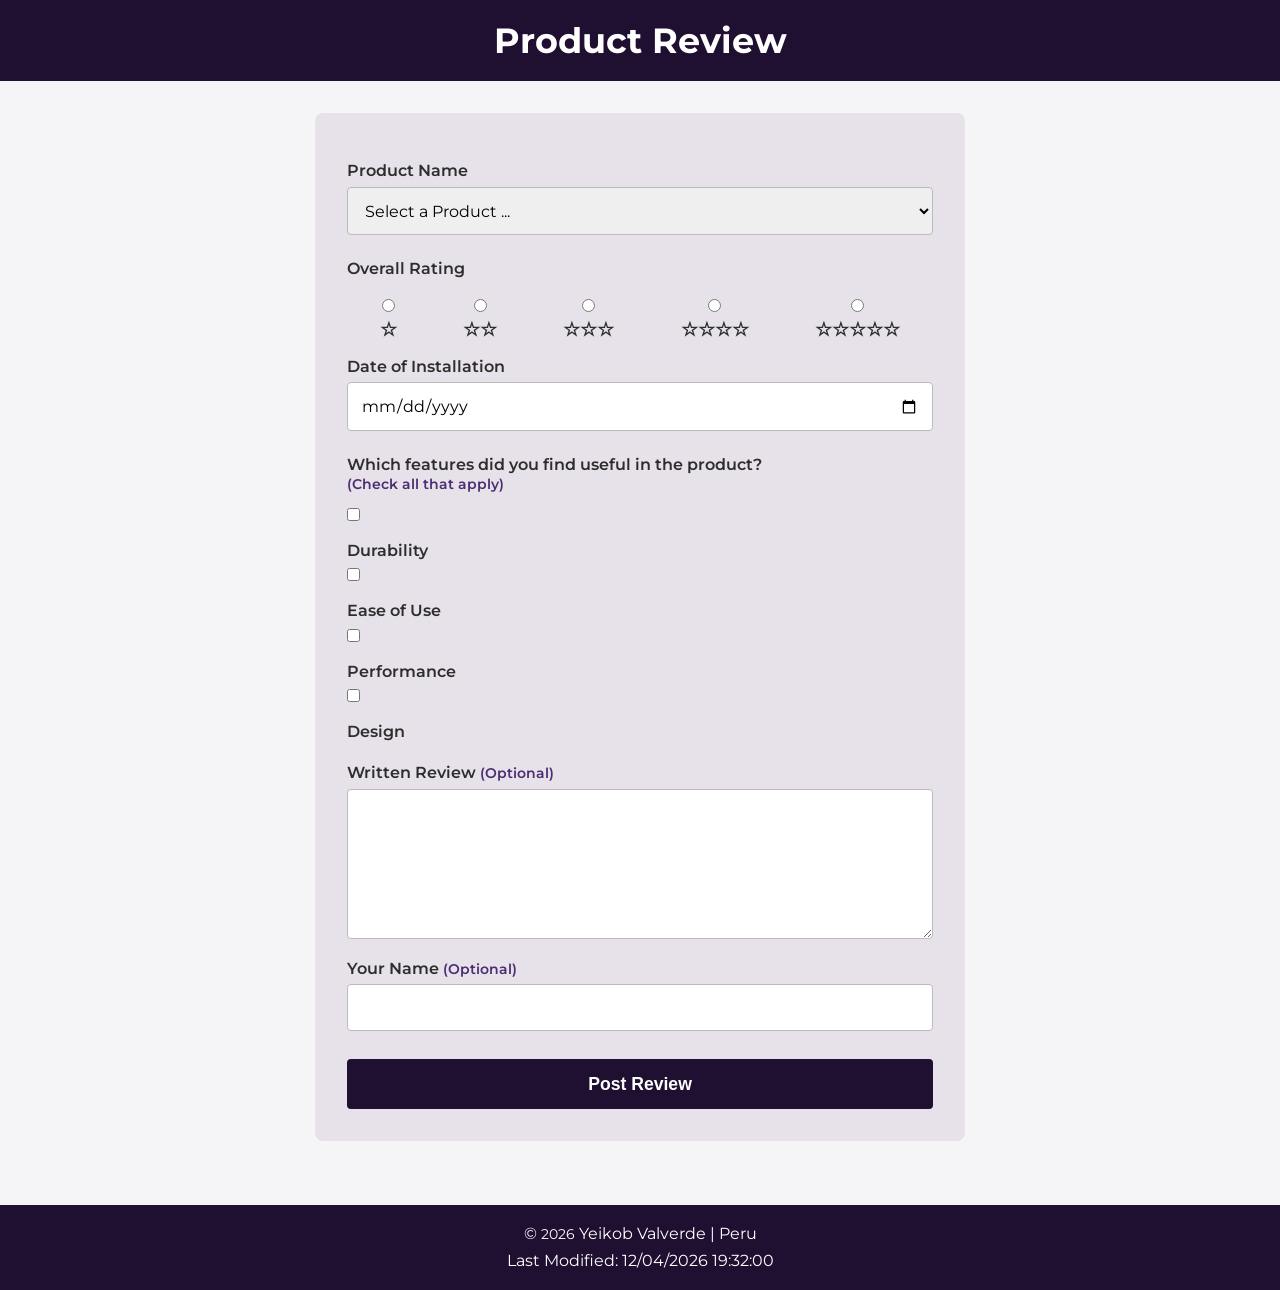
<file: form.html>
<!DOCTYPE html>
<html lang="en">
<head>
    <meta charset="UTF-8">
    <meta name="viewport" content="width=device-width, initial-scale=1.0">
    <meta name="description" content="WDD 131 - Product review Form | Yeikob Valverde 2026">
    <meta name="author" content="Yeikob Valverde">
    <title>Product Review | WDD 131</title>
    <link rel="preconnect" href="https://fonts.googleapis.com">
    <link rel="preconnect" href="https://fonts.gstatic.com" crossorigin>
    <link href="https://fonts.googleapis.com/css2?family=Montserrat:wght@400;500;600;700&display=swap" rel="stylesheet">
    <link rel="stylesheet" href="styles/form.css">
    <script src="scripts/form.js" defer></script>
</head>

<body>

    <header>
        <h1>Product Review</h1>
    </header>

    <main>
        <form method="get" action="review.html">

            <label for="product">Product Name</label>
            <select id="product" name="product" required>
                <option value="" disabled selected>Select a Product ...</option>
            </select>


            <fieldset>
                <legend>Overall Rating</legend>

                <div class="rating">

                    <div class="star">
                        <input type="radio" id="rating1" name="rating" value="1" required>
                        <label for="rating1">☆</label>
                    </div>

                    <div class="star">
                        <input type="radio" id="rating2" name="rating" value="2" required>
                        <label for="rating2">☆☆</label>
                    </div>

                    <div class="star">
                        <input type="radio" id="rating3" name="rating" value="3" required>
                        <label for="rating3">☆☆☆</label>
                    </div>

                    <div class="star">
                        <input type="radio" id="rating4" name="rating" value="4" required>
                        <label for="rating4">☆☆☆☆</label>
                    </div>

                    <div class="star">
                        <input type="radio" id="rating5" name="rating" value="5" required>
                        <label for="rating5">☆☆☆☆☆</label>
                    </div>

                </div>
            </fieldset>


            <label for="date">Date of Installation</label>
            <input type="date" id="date" name="date" required>


            <fieldset>
                <legend>
                    Which features did you find useful in the product?
                    <br>
                    <span>(Check all that apply)</span>
                </legend>

                <input type="checkbox" id="durability" name="features" value="durability">
                <label for="durability">Durability</label>

                <input type="checkbox" id="ease" name="features" value="ease of use">
                <label for="ease">Ease of Use</label>

                <input type="checkbox" id="performance" name="features" value="performance">
                <label for="performance">Performance</label>

                <input type="checkbox" id="design" name="features" value="design">
                <label for="design">Design</label>

            </fieldset>


            <label for="review">
                Written Review
                <span>(Optional)</span>
            </label>

            <textarea id="review" name="review"></textarea>


            <label for="name">
                Your Name
                <span>(Optional)</span>
            </label>

            <input type="text" id="name" name="name">


            <input type="submit" value="Post Review">

        </form>
    </main>


    <footer>
        <p>&copy; <span id="currentYear"></span> Yeikob Valverde | Peru</p>
        <p id="lastModified"></p>
    </footer>

</body>
</html>
</file>
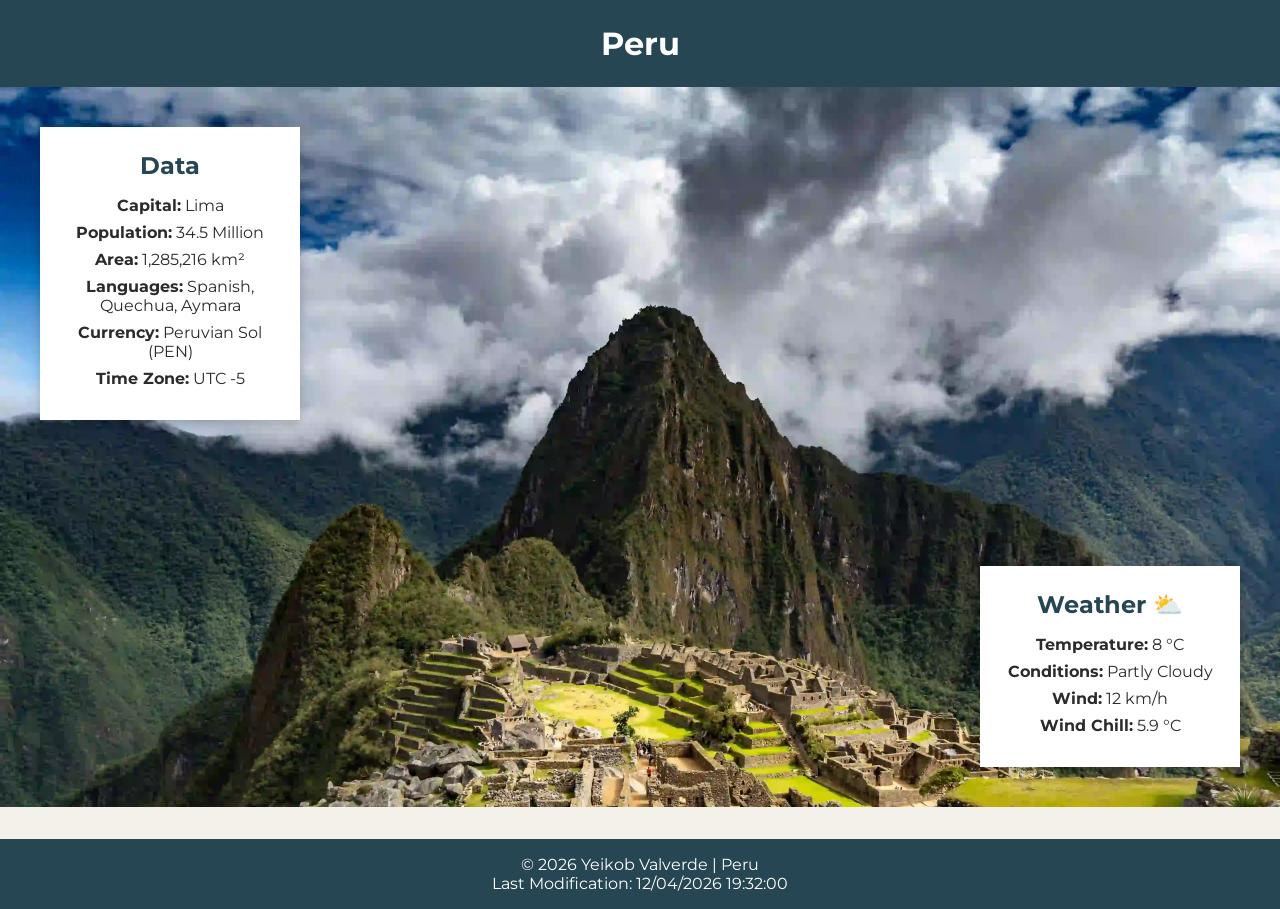
<file: place.html>
<!DOCTYPE html>
<html lang="en">
<head>
    <meta charset="UTF-8">
    <meta name="viewport" content="width=device-width, initial-scale=1.0">
    <meta name="description" content="Information about Peru, including weather and general data.">
    <meta name="author" content="Yeikob Valverde">
    <title>Peru | WDD 131</title>
    <link rel="preconnect" href="https://fonts.googleapis.com">
    <link rel="preconnect" href="https://fonts.gstatic.com" crossorigin>
    <link href="https://fonts.googleapis.com/css2?family=Montserrat:wght@400;600;700&display=swap" rel="stylesheet">
    <link rel="stylesheet" href="styles/place.css">
    <link rel="stylesheet" href="styles/place-large.css">
    <script src="scripts/place.js" defer></script>
</head>

<body>

<header>
    <h1>Peru</h1>
</header>

<main>

    <picture class="hero">
        <source srcset="images/peru-large.webp" media="(min-width: 768px)">
        <img src="images/peru-small.webp" alt="Machu Picchu in Peru">
    </picture>

    <section class="data">
        <h2>Data</h2>

        <p><strong>Capital:</strong> Lima</p>
        <p><strong>Population:</strong> 34.5 Million</p>
        <p><strong>Area:</strong> 1,285,216 km²</p>
        <p><strong>Languages:</strong> Spanish, Quechua, Aymara</p>
        <p><strong>Currency:</strong> Peruvian Sol (PEN)</p>
        <p><strong>Time Zone:</strong> UTC -5</p>
    </section>

    <section class="weather">
        <h2>Weather</h2>

        <img src="images/weather.svg" alt="Weather Icon" class="weather-icon">

        <p><strong>Temperature:</strong> <span id="temperature">8</span> °C</p>
        <p><strong>Conditions:</strong> Partly Cloudy</p>
        <p><strong>Wind:</strong> <span id="wind">12</span> km/h</p>
        <p><strong>Wind Chill:</strong> <span id="windchill"></span></p>
    </section>

</main>

<footer>
    <p>&copy; <span id="currentYear"></span> Yeikob Valverde | Peru</p>
    <p id="lastModified"></p>
</footer>

</body>
</html>
</file>
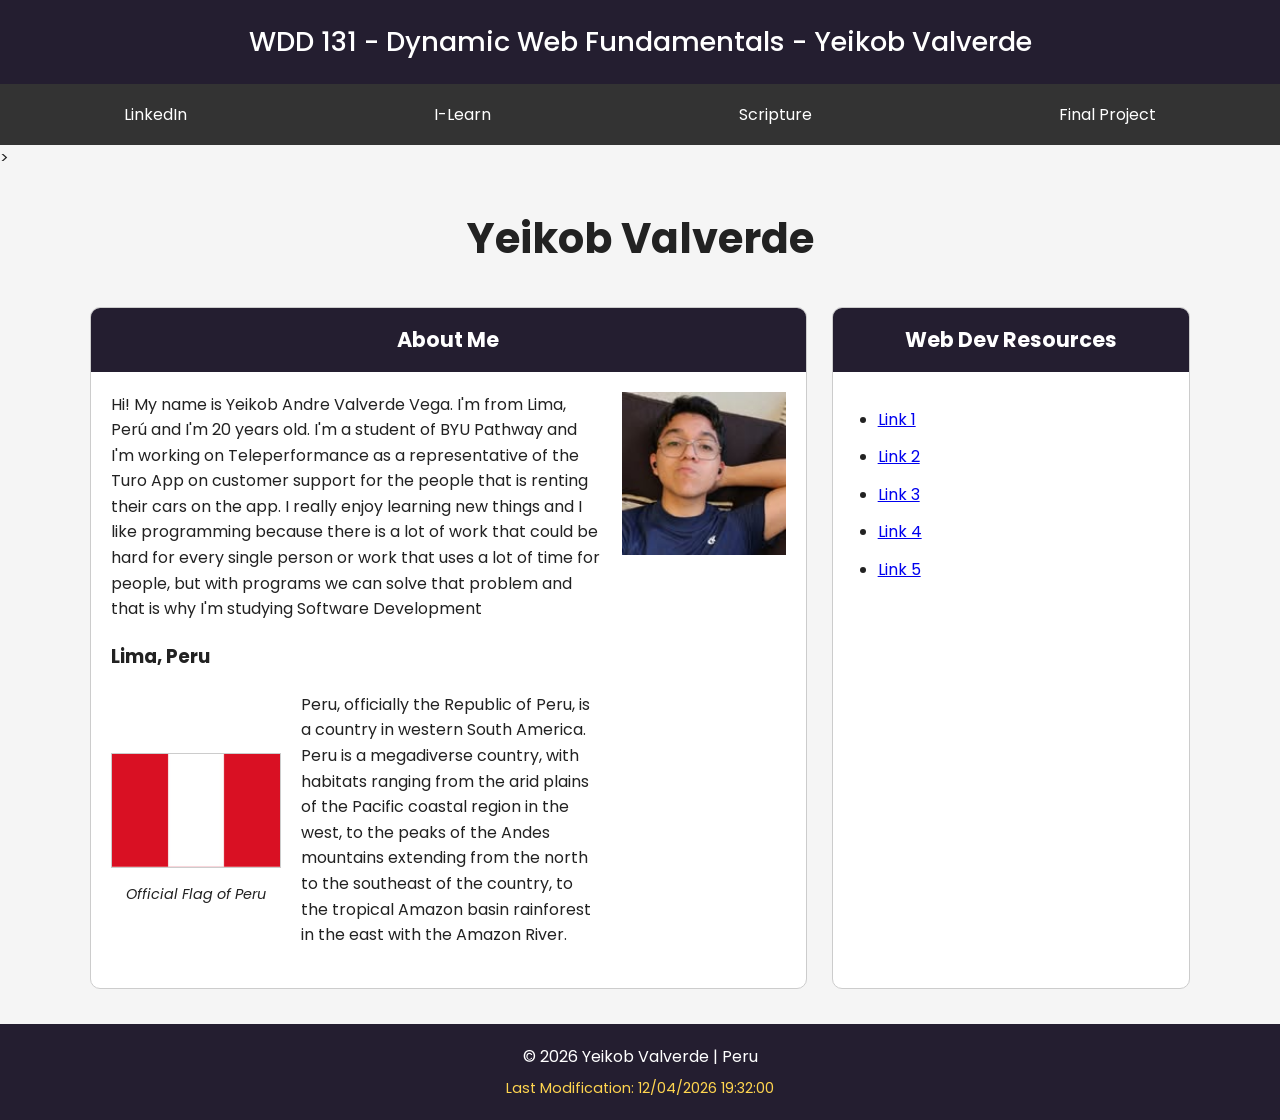
<file: presentation.html>
<!DOCTYPE html>
<html lang="en">

<head>
    <meta charset="UTF-8">
    <meta name="viewport" content="width=device-width, initial-scale=1.0">

    <title>WDD 131 - Dynamic Web Fundamentals - Your Name</title>

    <meta name="description"
        content="WDD 131 - Dynamic Web Fundamentals | Yeikob Valverde">
    <meta name="author" content="Yeikob Valverde">
    <link rel="preconnect" href="https://fonts.googleapis.com">
    <link rel="preconnect" href="https://fonts.gstatic.com" crossorigin>
    <link href="https://fonts.googleapis.com/css2?family=Poppins:wght@300;400;600;700&display=swap" rel="stylesheet">
    <link rel="stylesheet" href="styles/base.css">
    <script src="scripts/getdates.js" defer></script>
</head>

<body>

    <header>
        <span id="course-title">WDD 131 - Dynamic Web Fundamentals - Yeikob Valverde</span>

        <nav>
            <ul>
                <li><a href="https://www.linkedin.com/" target="_blank">LinkedIn</a></li>
                <li><a href="https://byupw.instructure.com/" target="_blank">I-Learn</a></li>
                <li><a href="https://www.churchofjesuschrist.org/study/scriptures/bofm/1-ne/3?lang=eng&id=p7#p7" target="_blank">Scripture</a></li>
                <li><a href="final-project/index.html">Final Project</a></li>
            </ul>
        </nav>
    </header>
>
    <main>

        <h1>Yeikob Valverde</h1>

        <section class="card">
            <h2>About Me</h2>

            <div class="about-content">

                <div class="about-text">

                    <p>
                        Hi! My name is Yeikob Andre Valverde Vega. I'm from Lima, Perú and I'm 20 years old. I'm a student of BYU Pathway and I'm working on Teleperformance as a representative of the Turo App on customer support for the people that is renting their cars on the app. I really enjoy learning new things and I like programming because there is a lot of work that could be hard for every single person or work that uses a lot of time for people, but with programs we can solve that problem and that is why I'm studying Software Development
                    </p>

                    <h3>Lima, Peru</h3>

                    <div class="country-info">
                        <figure>
                            <img src="images/peru_flag.jpg" alt="Official Flag of Peru">
                            <figcaption>Official Flag of Peru</figcaption>
                        </figure>

                        <p>
                            Peru, officially the Republic of Peru, is a country in western South America. Peru is a megadiverse country, with habitats ranging from the arid plains of the Pacific coastal region in the west, to the peaks of the Andes mountains extending from the north to the southeast of the country, to the tropical Amazon basin rainforest in the east with the Amazon River.
                        </p>
                    </div>

                </div>

                <img src="images/profile.jpg" alt="Yeikob Valverde">

            </div>

        </section>

        <section class="card">
            <h2>Web Dev Resources</h2>

            <ul>
                <li><a href="." target="_blank">Link 1</a></li>
                <li><a href="." target="_blank">Link 2</a></li>
                <li><a href="." target="_blank">Link 3</a></li>
                <li><a href="." target="_blank">Link 4</a></li>
                <li><a href="." target="_blank">Link 5</a></li>
            </ul>

        </section>

    </main>

    <footer>
        <p>&copy; <span id="currentyear"></span> Yeikob Valverde | Peru</p>
        <p id="lastModified"></p>
    </footer>

</body>

</html>
</file>
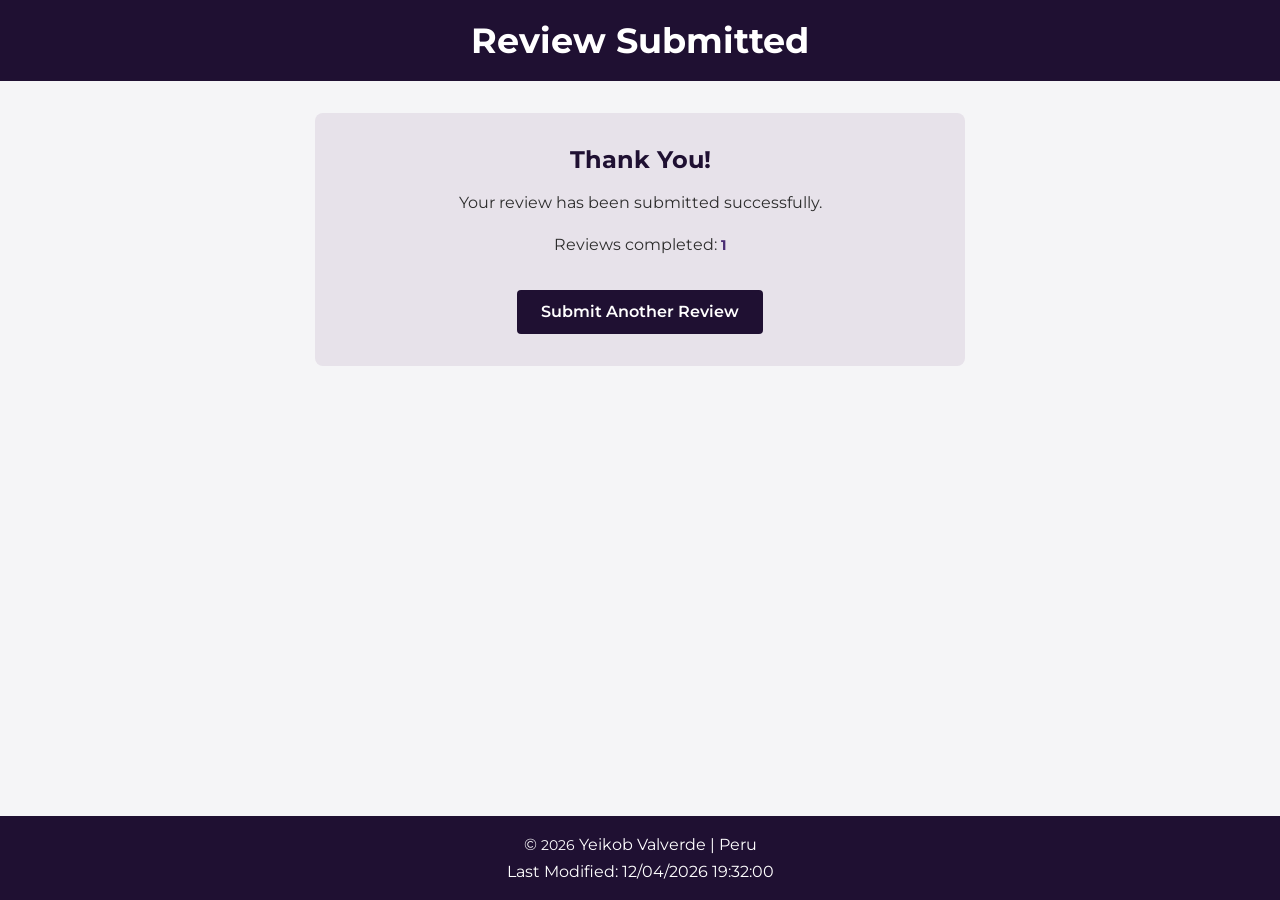
<file: review.html>
<!DOCTYPE html>
<html lang="en">
<head>
    <meta charset="UTF-8">
    <meta name="viewport" content="width=device-width, initial-scale=1.0">
    <meta name="description" content="WDD 131 - Product review confirmation | Yeikob Valverde 2026">
    <meta name="author" content="Yeikob Valverde">

    <title>Review Submitted | WDD 131</title>

    <link rel="preconnect" href="https://fonts.googleapis.com">
    <link rel="preconnect" href="https://fonts.gstatic.com" crossorigin>
    <link href="https://fonts.googleapis.com/css2?family=Montserrat:wght@400;500;600;700&display=swap" rel="stylesheet">

    <link rel="stylesheet" href="styles/form.css">
    <script src="scripts/review.js" defer></script>
</head>

<body>

    <header>
        <h1>Review Submitted</h1>
    </header>

    <main>

        <section class="confirmation">

            <h2>Thank You!</h2>

            <p>Your review has been submitted successfully.</p>

            <p>
                Reviews completed:
                <strong><span id="reviewCount">0</span></strong>
            </p>

            <a href="form.html" class="button">Submit Another Review</a>

        </section>

    </main>

    <footer>
        <p>&copy; <span id="currentYear"></span> Yeikob Valverde | Peru</p>
        <p id="lastModified"></p>
    </footer>

</body>
</html>
</file>
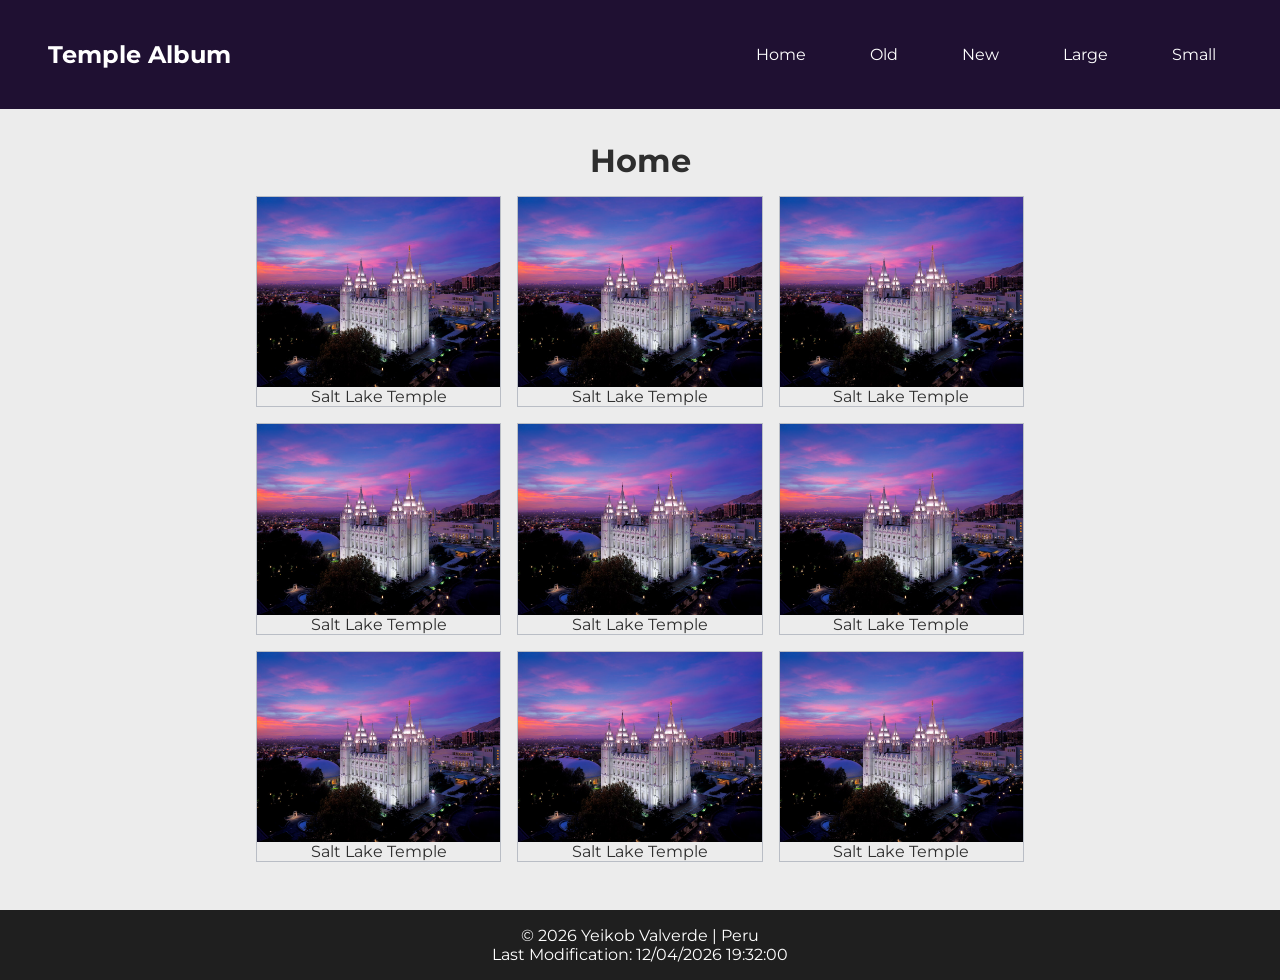
<file: temples.html>
<!DOCTYPE html>
<html lang="en">

<head>
    <meta charset="UTF-8">
    <meta name="viewport" content="width=device-width, initial-scale=1.0">
    <meta name="description"
        content="WDD 131 - Week02 Project | Yeikob Valverde | Interactive web page to practice the implementation of js at developing web pages">
    <meta name="author" content="Yeikob Valverde">
    <title>Temple Album</title>
    <link rel="preconnect" href="https://fonts.googleapis.com">
    <link rel="preconnect" href="https://fonts.gstatic.com" crossorigin>
    <link href="https://fonts.googleapis.com/css2?family=Montserrat:ital,wght@0,100..900;1,100..900&display=swap" rel="stylesheet">
    <link rel="stylesheet" href="styles/temples.css">
    <link rel="stylesheet" href="styles/temples-large.css">
    <script src="scripts/temples.js" defer></script>
</head>

<body>
    <header>
        <nav>
            <h2>Temple Album</h2>
            <ul class="navigation">
                <li><a href="#" target="_blank">Home</a></li>
                <li><a href="#" target="_blank">Old</a></li>
                <li><a href="#" target="_blank">New</a></li>
                <li><a href="#" target="_blank">Large</a></li>
                <li><a href="#" target="_blank">Small</a></li>
            </ul>
            <button id="menu" aria-label="Open Menu"></button>
        </nav>
    </header>
    <main>
        <h1>Home</h1>
        <div class="album">
            <figure>
                <img src="images/temple.jpg" alt="Salt Lake Temple">
                <figcaption>Salt Lake Temple</figcaption>
            </figure>  
            <figure>
                <img src="images/temple.jpg" alt="Salt Lake Temple">
                <figcaption>Salt Lake Temple</figcaption>
            </figure>
            <figure>
                <img src="images/temple.jpg" alt="Salt Lake Temple">
                <figcaption>Salt Lake Temple</figcaption>
            </figure>
            <figure>
                <img src="images/temple.jpg" alt="Salt Lake Temple">
                <figcaption>Salt Lake Temple</figcaption>
            </figure>
            <figure>
                <img src="images/temple.jpg" alt="Salt Lake Temple">
                <figcaption>Salt Lake Temple</figcaption>
            </figure>
            <figure>
                <img src="images/temple.jpg" alt="Salt Lake Temple">
                <figcaption>Salt Lake Temple</figcaption>
            </figure>
            <figure>
                <img src="images/temple.jpg" alt="Salt Lake Temple">
                <figcaption>Salt Lake Temple</figcaption>
            </figure>
            <figure>
                <img src="images/temple.jpg" alt="Salt Lake Temple">
                <figcaption>Salt Lake Temple</figcaption>
            </figure>
            <figure>
                <img src="images/temple.jpg" alt="Salt Lake Temple">
                <figcaption>Salt Lake Temple</figcaption>
            </figure>
        </div>
        
    </main>
    <footer>
        <p>&copy; <span id="currentYear"></span> Yeikob Valverde | Peru</p>
        <p id="lastModified"></p>
    </footer>
</body>

</html>
</file>
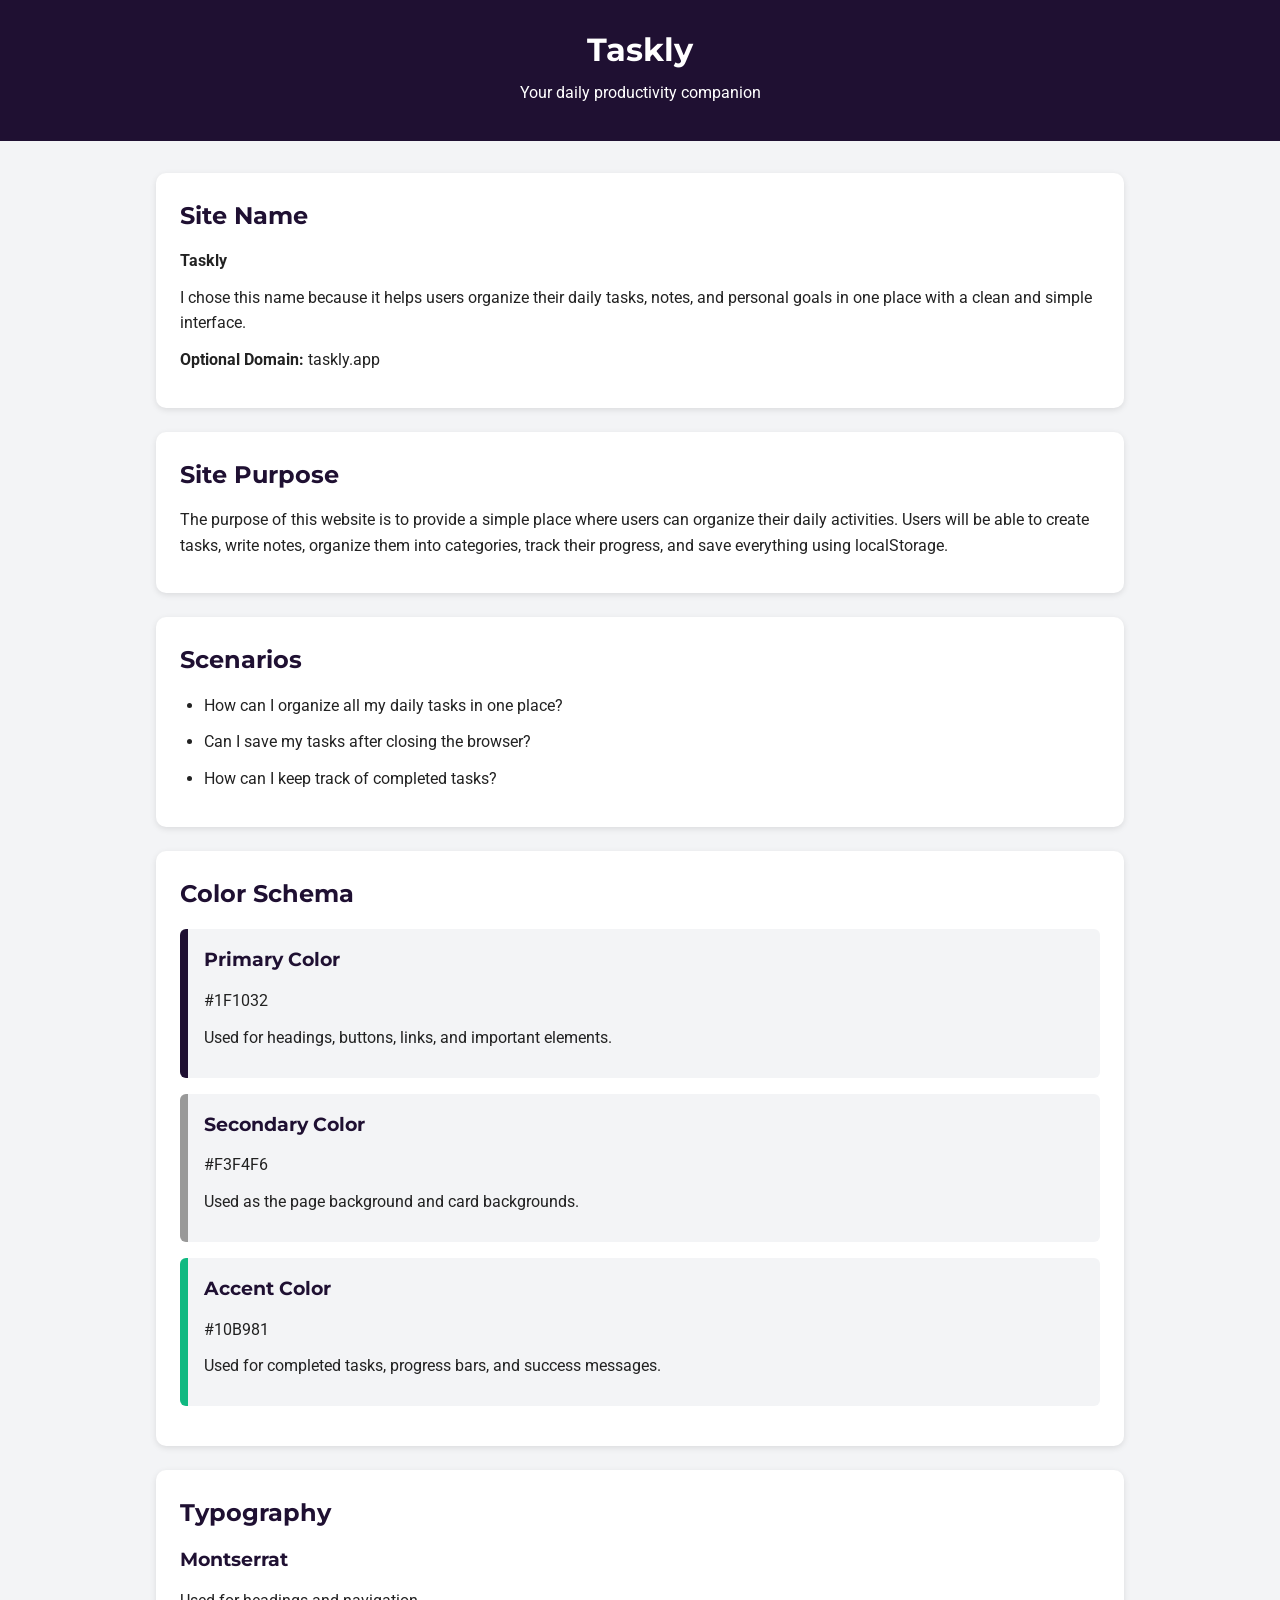
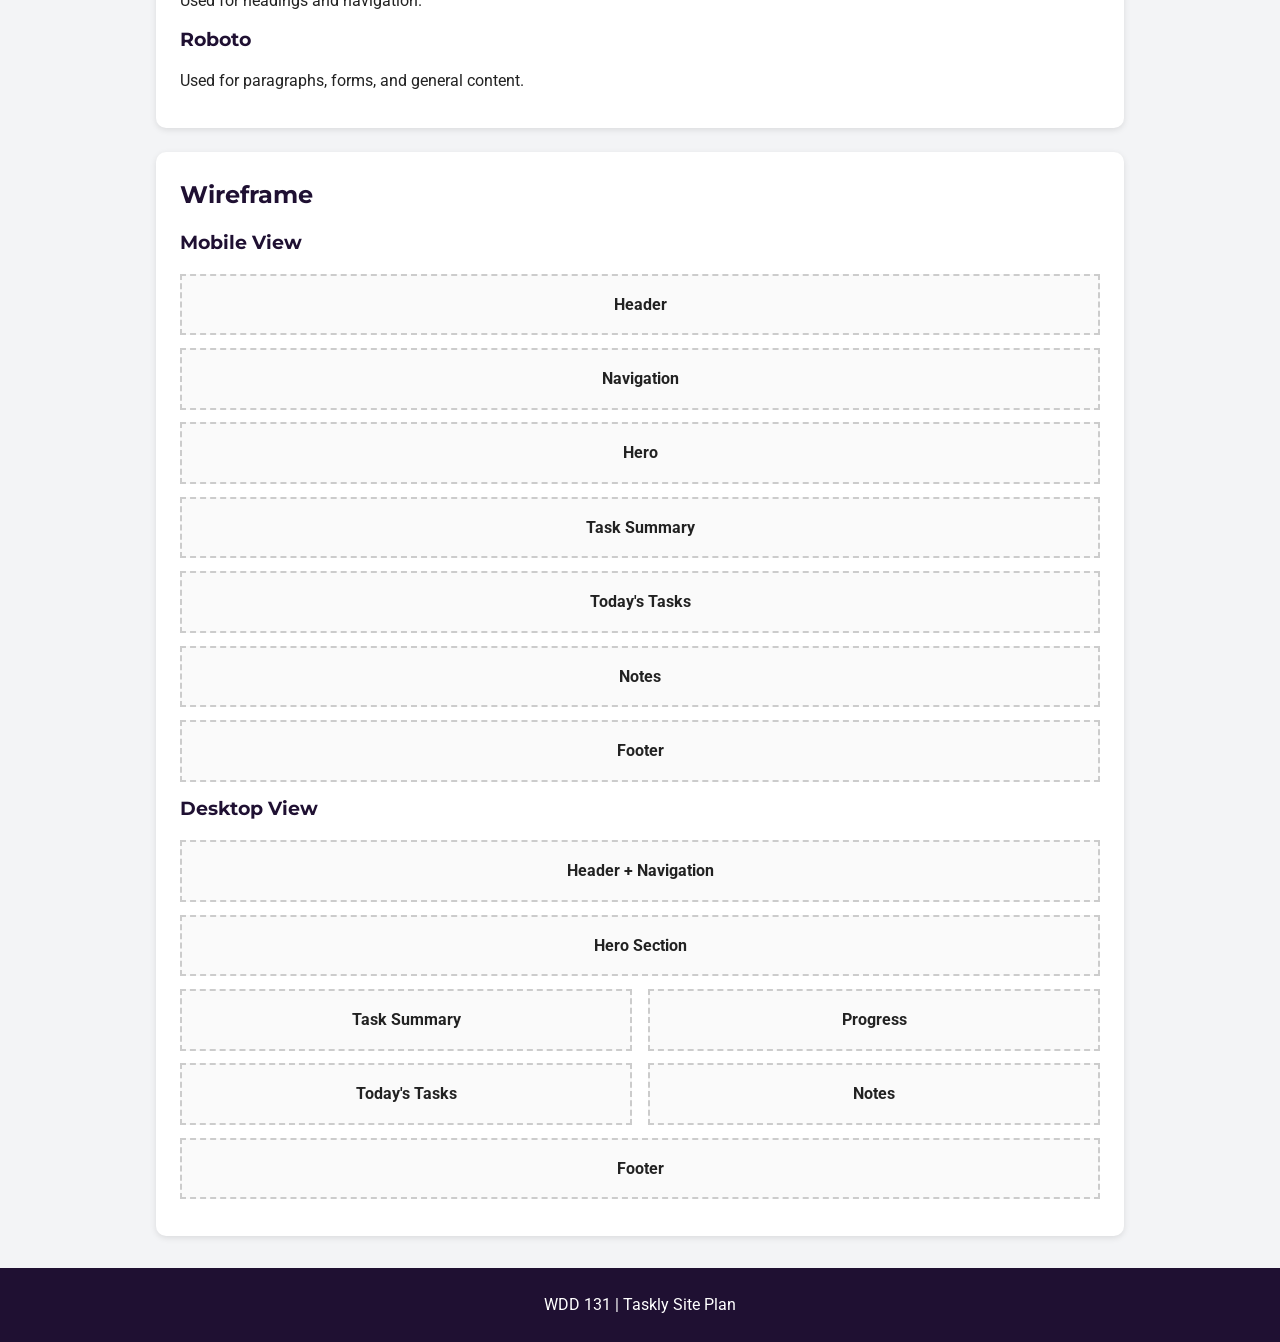
<file: project/siteplan.html>
<!DOCTYPE html>
<html lang="en-US">
<head>
    <meta charset="UTF-8">
    <meta name="viewport" content="width=device-width, initial-scale=1.0">
    <meta name="description" content="Website planning document for the Personal Organizer (Taskly) project.">
    <meta name="author" content="Yeikob Valverde">
    <title>Taskly | Site Plan</title>
    <link rel="stylesheet" href="styles/siteplan.css">
    <link rel="preconnect" href="https://fonts.googleapis.com">
    <link rel="preconnect" href="https://fonts.gstatic.com" crossorigin>
    <link href="https://fonts.googleapis.com/css2?family=Montserrat:wght@400;600;700&family=Roboto:wght@400;500&display=swap" rel="stylesheet">
</head>

<body>

<header>
    <h1>Taskly</h1>
    <p>Your daily productivity companion</p>
</header>

<main>

<section>
    <h2>Site Name</h2>

    <p><strong>Taskly</strong></p>

    <p>I chose this name because it helps users organize their daily tasks, notes, and personal goals in one place with a clean and simple interface.</p>

    <p><strong>Optional Domain:</strong> taskly.app</p>
</section>

<section>
    <h2>Site Purpose</h2>

    <p>The purpose of this website is to provide a simple place where users can organize their daily activities. Users will be able to create tasks, write notes, organize them into categories, track their progress, and save everything using localStorage.</p>
</section>

<section>
    <h2>Scenarios</h2>

    <ul>
        <li>How can I organize all my daily tasks in one place?</li>
        <li>Can I save my tasks after closing the browser?</li>
        <li>How can I keep track of completed tasks?</li>
    </ul>
</section>

<section>
    <h2>Color Schema</h2>

    <div class="color-card primary">
        <h3>Primary Color</h3>
        <p>#1F1032</p>
        <p>Used for headings, buttons, links, and important elements.</p>
    </div>

    <div class="color-card secondary">
        <h3>Secondary Color</h3>
        <p>#F3F4F6</p>
        <p>Used as the page background and card backgrounds.</p>
    </div>

    <div class="color-card accent">
        <h3>Accent Color</h3>
        <p>#10B981</p>
        <p>Used for completed tasks, progress bars, and success messages.</p>
    </div>
</section>

<section>
    <h2>Typography</h2>

    <h3>Montserrat</h3>
    <p>Used for headings and navigation.</p>

    <h3>Roboto</h3>
    <p>Used for paragraphs, forms, and general content.</p>
</section>

<section>
    <h2>Wireframe</h2>

    <h3>Mobile View</h3>

    <div class="wireframe mobile">
        <div class="box">Header</div>
        <div class="box">Navigation</div>
        <div class="box">Hero</div>
        <div class="box">Task Summary</div>
        <div class="box">Today's Tasks</div>
        <div class="box">Notes</div>
        <div class="box">Footer</div>
    </div>

    <h3>Desktop View</h3>

    <div class="wireframe desktop">
        <div class="box wide">Header + Navigation</div>
        <div class="box hero">Hero Section</div>

        <div class="row">
            <div class="box half">Task Summary</div>
            <div class="box half">Progress</div>
        </div>

        <div class="row">
            <div class="box half">Today's Tasks</div>
            <div class="box half">Notes</div>
        </div>

        <div class="box wide">Footer</div>
    </div>
</section>

</main>

<footer>
    <p>WDD 131 | Taskly Site Plan</p>
</footer>

</body>
</html>
</file>
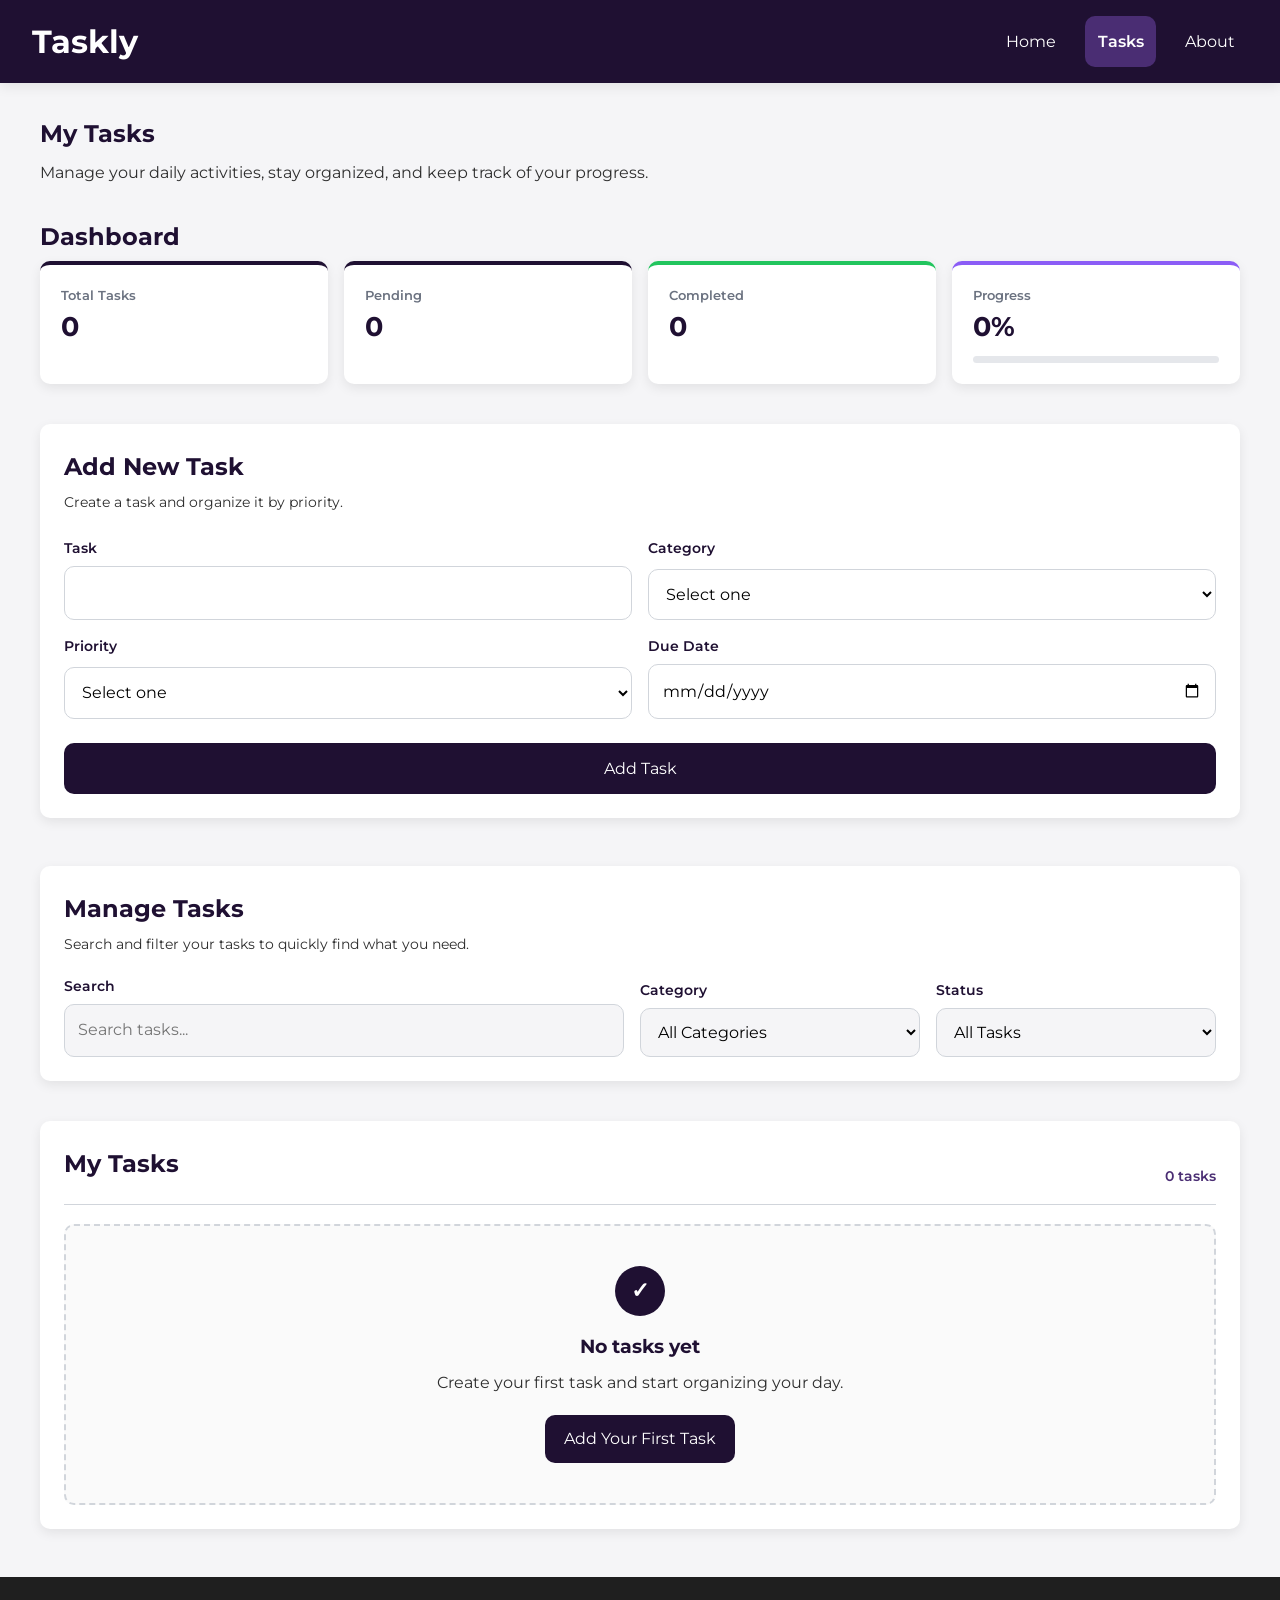
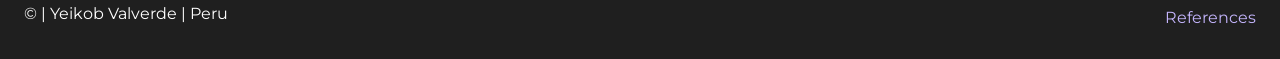
<file: project/tasks.html>
<!DOCTYPE html>
<html lang="en">
<head>
    <meta charset="UTF-8">
    <meta name="viewport" content="width=device-width, initial-scale=1.0">
    <meta name="description" content="Manage your tasks, organize your priorities, and track your progress with Taskly.">
    <meta name="author" content="Yeikob Valverde">
    <title>Tasks | Taskly</title>
    <link rel="preconnect" href="https://fonts.googleapis.com">
    <link rel="preconnect" href="https://fonts.gstatic.com" crossorigin>
    <link href="https://fonts.googleapis.com/css2?family=Montserrat:wght@400;500;600;700&display=swap" rel="stylesheet">
    <link rel="stylesheet" href="styles/base.css">
    <link rel="stylesheet" href="styles/large.css">
    <script src="scripts/main.js" defer></script>
    <script src="scripts/storage.js" defer></script>
    <script src="scripts/tasks.js" defer></script>
</head>
<body>
    <header>
        <h1>Taskly</h1>
        <button id="menu" aria-label="Open navigation menu"></button>
        <nav class="navigation">
            <a href="index.html">Home</a>
            <a href="tasks.html" class="active">Tasks</a>
            <a href="about.html">About</a>
        </nav>
    </header>

    <main>
        <section class="page-intro">
            <h2>My Tasks</h2>
            <p>Manage your daily activities, stay organized, and keep track of your progress.</p>
        </section>

        <section class="dashboard">
            <h2>Dashboard</h2>
            <div class="stats">
                <article class="stat-card">
                    <span>Total Tasks</span>
                    <strong id="totalTasks">0</strong>
                </article>
                <article class="stat-card">
                    <span>Pending</span>
                    <strong id="pendingTasks">0</strong>
                </article>
                <article class="stat-card completed-stat">
                    <span>Completed</span>
                    <strong id="completedTasks">0</strong>
                </article>
                <article class="stat-card progress-stat">
                    <span>Progress</span>
                    <strong id="progress">0%</strong>
                    <div class="progress-bar">
                        <div id="progressFill"></div>
                    </div>
                </article>
            </div>
        </section>

        <section class="task-form-section">
            <div class="section-heading">
                <h2>Add New Task</h2>
                <p>Create a task and organize it by priority.</p>
            </div>

            <form id="taskForm">
                <div class="form-group task-name">
                    <label for="taskName">Task</label>
                    <input type="text" id="taskName" name="taskName" required>
                </div>

                <div class="form-group">
                    <label for="category">Category</label>
                    <select id="category" name="category" required>
                        <option value="">Select one</option>
                        <option value="School">School</option>
                        <option value="Work">Work</option>
                        <option value="Personal">Personal</option>
                        <option value="Other">Other</option>
                    </select>
                </div>

                <div class="form-group">
                    <label for="priority">Priority</label>
                    <select id="priority" name="priority" required>
                        <option value="">Select one</option>
                        <option value="High">High</option>
                        <option value="Medium">Medium</option>
                        <option value="Low">Low</option>
                    </select>
                </div>

                <div class="form-group">
                    <label for="dueDate">Due Date</label>
                    <input type="date" id="dueDate" name="dueDate" required>
                </div>

                <button type="submit">Add Task</button>
            </form>
        </section>

        <section class="manage-section">
            <div class="section-heading">
                <h2>Manage Tasks</h2>
                <p>Search and filter your tasks to quickly find what you need.</p>
            </div>

            <div class="controls">
                <div class="control-group search-control">
                    <label for="search">Search</label>
                    <input type="search" id="search" placeholder="Search tasks...">
                </div>

                <div class="control-group">
                    <label for="categoryFilter">Category</label>
                    <select id="categoryFilter">
                        <option value="all">All Categories</option>
                        <option value="School">School</option>
                        <option value="Work">Work</option>
                        <option value="Personal">Personal</option>
                        <option value="Other">Other</option>
                    </select>
                </div>

                <div class="control-group">
                    <label for="statusFilter">Status</label>
                    <select id="statusFilter">
                        <option value="all">All Tasks</option>
                        <option value="pending">Pending</option>
                        <option value="completed">Completed</option>
                    </select>
                </div>
            </div>
        </section>

        <section class="tasks-section">
            <div class="section-heading">
                <h2>My Tasks</h2>
                <p id="taskCount">0 tasks</p>
            </div>

            <div id="emptyState" class="empty-state">
                <div class="empty-icon">✓</div>
                <h3>No tasks yet</h3>
                <p>Create your first task and start organizing your day.</p>
                <button type="button" id="emptyStateButton">Add Your First Task</button>
            </div>

            <div id="tasksContainer"></div>
        </section>
    </main>

    <footer>
        <p>© | Yeikob Valverde | Peru</p>
        <a href="references.html">References</a>
    </footer>
</body>
</html>
</file>
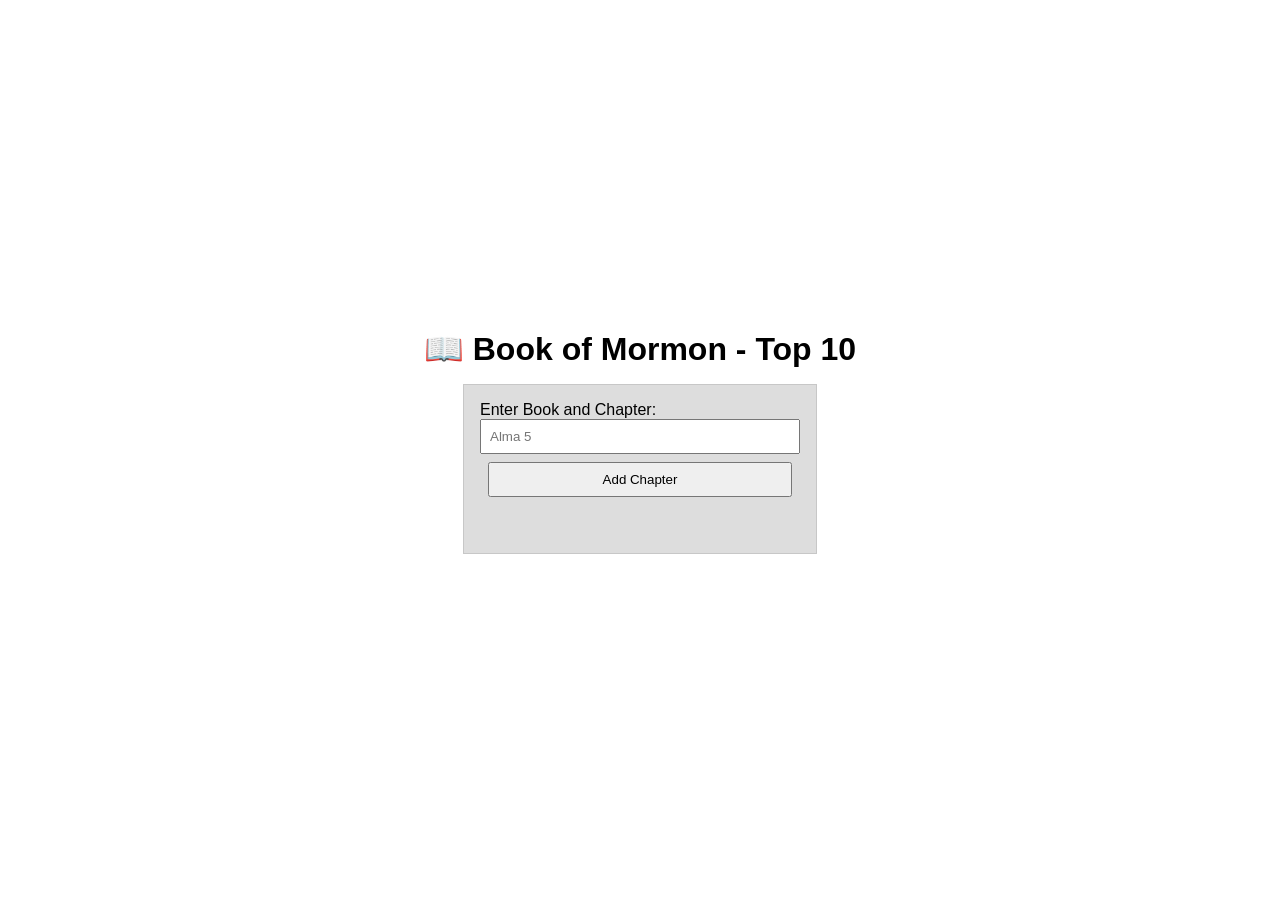
<file: week02/bom.html>
<!DOCTYPE html>
<html lang="en">
<head>
    <meta charset="UTF-8">
    <meta name="viewport" content="width=device-width, initial-scale=1.0">
    <link rel="stylesheet" href="styles/bom.css">
    <script src="scripts/bom.js" defer></script>
    <title>Document</title>
</head>
<body>
    <h1>📖 Book of Mormon - Top 10</h1>
    <main>
        <label for="favchap">Enter Book and Chapter: </label>
        <input type="text" id="favchap" placeholder="Alma 5">
        <button type="submit">Add Chapter</button>
        <ul id="list"></ul>
    </main>
</body>
</html>
</file>
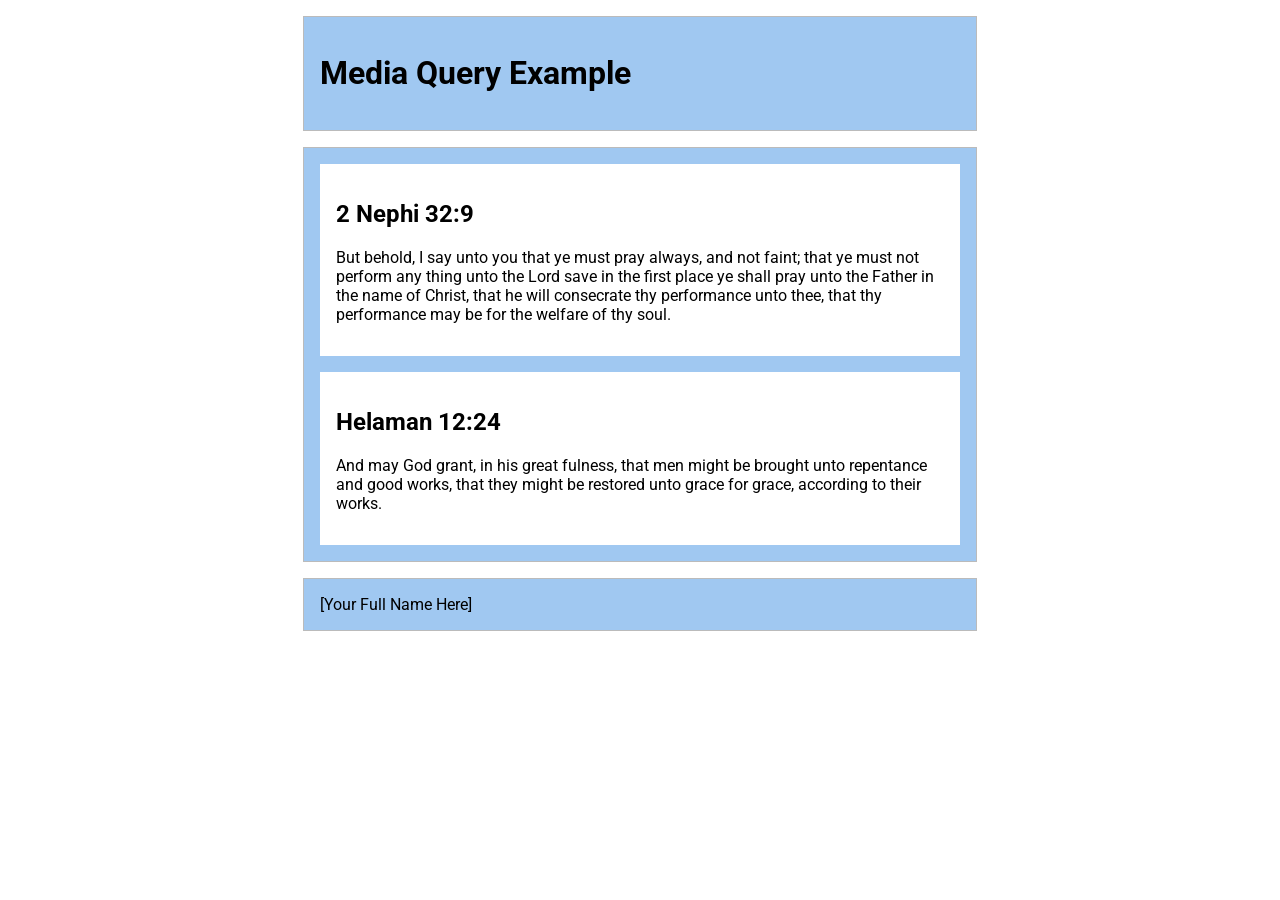
<file: week02/media-query.html>
<!DOCTYPE html>
<html lang="en">
<head>
    <meta charset="utf-8">
    <meta name="viewport" content="width=device-width, initial-scale=1.0">
    <title>WDD 131 - Media Query Example</title>
    <meta name="description" content="Media query learning activity example page.">
    <meta name="author" content="[Put your full name here]">
    <link rel="preconnect" href="https://fonts.googleapis.com">
    <link rel="preconnect" href="https://fonts.gstatic.com" crossorigin>
    <link href="https://fonts.googleapis.com/css2?family=Roboto&display=swap" rel="stylesheet">
    <link rel="stylesheet" href="styles/media-query.css">
    <link rel="stylesheet" href="styles/media-query-large.css">
</head>
<body>
    <header>
    <h1>Media Query Example</h1>
    </header>
    <main>
    <section>
        <h2>2 Nephi 32:9</h2>
        <p>But behold, I say unto you that ye must pray always, and not faint; that ye must not perform any thing unto the Lord save in the first place ye shall pray unto the Father in the name of Christ, that he will consecrate thy performance unto thee, that thy performance may be for the welfare of thy soul.</p>
    </section>
    <section>
        <h2>Helaman 12:24</h2>
        <p>And may God grant, in his great fulness, that men might be brought unto repentance and good works, that they might be restored unto grace for grace, according to their works.</p>
    </section>
    </main>
    <footer>
    [Your Full Name Here]
    </footer>    
</body>
</html>
</file>
<file: styles/form.css>
:root{
    --primary:#1F1032;
    --secondary:#4A2D73;
    --background:#f5f5f7;
    --card:#e7e2ea;
    --text:#2d2d2d;
    --white:#fff;
}

*{
    margin:0;
    padding:0;
    box-sizing:border-box;
}

body{
    font-family:"Montserrat",sans-serif;
    background:var(--background);
    color:var(--text);
}

header{
    background:var(--primary);
    color:var(--white);
    text-align:center;
    padding:1.2rem;
}

header h1{
    font-size:1.8rem;
}

main{
    padding:1rem;
}

form{
    background:var(--card);
    padding:1.2rem;
    border-radius:8px;
    max-width:650px;
    margin:auto;
}

label{
    display:block;
    font-weight:600;
    margin-top:1rem;
    margin-bottom:.4rem;
}

span{
    color:var(--secondary);
    font-size:.9rem;
}

select,
input[type="date"],
input[type="text"],
textarea{
    width:100%;
    padding:.8rem;
    border:1px solid #bbb;
    border-radius:4px;
    font-family:inherit;
    font-size:1rem;
}

textarea{
    min-height:120px;
    resize:vertical;
}

fieldset{
    border:none;
    margin-top:1.5rem;
}

legend{
    font-weight:600;
    margin-bottom:.8rem;
}

.rating{
    display:flex;
    justify-content:space-between;
    margin-top:.5rem;
}

.star{
    display:flex;
    flex-direction:column;
    align-items:center;
}

.star input{
    margin-bottom:.3rem;
}

.star label{
    margin:0;
    font-size:1.2rem;
    cursor:pointer;
}

.checkbox{
    display:flex;
    align-items:center;
    gap:.6rem;
    font-weight:500;
    margin:.5rem 0;
}

.checkbox input{
    width:18px;
    height:18px;
}

input[type="submit"]{
    width:100%;
    margin-top:1.8rem;
    padding:.9rem;
    background:var(--primary);
    color:var(--white);
    border:none;
    border-radius:4px;
    font-size:1.1rem;
    font-weight:700;
    cursor:pointer;
    transition:.3s;
}

input[type="submit"]:hover{
    background:var(--secondary);
}

footer{
    margin-top:2rem;
    background:var(--primary);
    color:var(--white);
    text-align:center;
    padding:1.2rem;
}

footer p:first-child{
    margin-bottom:.5rem;
}

footer span{
    color:var(--white);
}

@media (min-width:768px){

    body{
        display:flex;
        flex-direction:column;
        min-height:100vh;
    }

    main{
        flex:1;
        padding:2rem;
    }

    form{
        padding:2rem;
    }

    header h1{
        font-size:2.2rem;
    }

    .rating{
        justify-content:space-around;
    }

    textarea{
        min-height:150px;
    }
}

.confirmation{
    max-width:650px;
    margin:auto;
    background:var(--card);
    padding:2rem;
    border-radius:8px;
    text-align:center;
}

.confirmation h2{
    color:var(--primary);
    margin-bottom:1rem;
}

.confirmation p{
    margin:1rem 0;
    line-height:1.6;
}

.button{
    display:inline-block;
    margin-top:1rem;
    padding:.8rem 1.5rem;
    background:var(--primary);
    color:var(--white);
    text-decoration:none;
    border-radius:4px;
    font-weight:600;
    transition:.3s;
}

.button:hover{
    background:var(--secondary);
}
</file>
<file: styles/place.css>
:root{
    --primary-color:#264653;
    --secondary-color:#6B8E23;
    --background-color:#F4F1EA;
    --surface-color:#FFFFFF;
    --text-color:#2B2B2B;
    --shadow-color:rgba(0,0,0,.2);

    --font-main:"Montserrat",sans-serif;
}

*{
    margin:0;
    padding:0;
    box-sizing:border-box;
}

body{
    font-family:var(--font-main);
    background:var(--background-color);
    color:var(--text-color);
}

header{
    background:var(--primary-color);
    color:var(--surface-color);
    text-align:center;
    padding:1.5rem;
}

header h1{
    font-size:2rem;
}

.hero img{
    width:100%;
    display:block;
}

main{
    display:grid;
    gap:1.5rem;
    padding:1rem;
}

.data,
.weather{
    background:var(--surface-color);
    padding:1.5rem;
    text-align:center;
    box-shadow:0 4px 10px var(--shadow-color);
}

.data h2,
.weather h2{
    color:var(--primary-color);
    margin-bottom:1rem;
}

.data p,
.weather p{
    margin:.5rem 0;
}

.weather-icon{
    width:70px;
    margin:1rem auto;
    display:block;
}

footer{
    background:var(--primary-color);
    color:var(--surface-color);
    text-align:center;
    padding:1rem;
    margin-top:2rem;
}
</file>
<file: styles/place-large.css>
@media screen and (min-width:768px){

main{
    position:relative;
    max-width:1400px;
    margin:auto;
    padding:0;
}

.hero{
    grid-column:1;
    grid-row:1;
}

.hero img{
    width:100%;
    height:auto;
}

.data,
.weather{
    position:absolute;
    width:260px;
}

.data{
    top:40px;
    left:40px;
}

.weather{
    bottom:40px;
    right:40px;
}

.weather h2::after{
    content:" ⛅";
}

.weather-icon{
    display:none;
}

}
</file>
<file: styles/base.css>
* {
    margin: 0;
    padding: 0;
    box-sizing: border-box;
}

body {
    font-family: "Poppins", sans-serif;
    background: #f5f5f5;
    color: #222;
    line-height: 1.6;
}

header {
    background: #241e30;
}

#course-title {
    display: block;
    text-align: center;
    color: white;
    font-size: 1.7rem;
    font-weight: 500;
    padding: 20px;
}

nav {
    background: #333;
}

nav ul {
    display: flex;
    justify-content: space-around;
    align-items: center;
    list-style: none;
}

nav a {
    display: block;
    color: white;
    text-decoration: none;
    padding: 18px;
    transition: .3s;
}

nav a:hover {
    background: #241e30;
    color: white;
}

main {
    max-width: 1100px;
    margin: 35px auto;
    display: grid;
    grid-template-columns: 2fr 1fr;
    gap: 25px;
}

h1 {
    grid-column: 1 / 3;
    text-align: center;
    font-size: 2.6rem;
    margin-bottom: 10px;
}

.card {
    background: white;
    border: 1px solid #ccc;
    border-radius: 10px;
    overflow: hidden;
}

.card h2 {
    background: #241e30;
    color: white;
    text-align: center;
    padding: 15px;
    font-size: 1.3rem;
}

.about-content {
    display: grid;
    grid-template-columns: 3fr 1fr;
    gap: 20px;
    padding: 20px;
}

.about-text p {
    margin-bottom: 20px;
}

.about-content img {
    width: 100%;
    max-width: 180px;
    justify-self: center;
}

.country-info {
    display: grid;
    grid-template-columns: 170px 1fr;
    gap: 20px;
    align-items: center;
    margin-top: 20px;
}

.country-info figure {
    text-align: center;
}

.country-info img {
    width: 100%;
    border: 1px solid #ccc;
}

figcaption {
    font-size: .9rem;
    font-style: italic;
    margin-top: 8px;
}

.card:last-child ul {
    padding: 35px 45px;
}

.card:last-child li {
    margin-bottom: 12px;
}

footer {
    background: #241e30;
    color: white;
    text-align: center;
    padding: 20px;
}

footer p:first-child {
    margin-bottom: 8px;
}

#lastModified {
    color: #ffd54f;
    font-size: .9rem;
}
</file>
<file: styles/temples.css>
/* ==========================
   VARIABLES
========================== */

:root{
    --primary-color:#1F1032;
    --primary-light:#4A2D73;

    --background-color:#ECECEC;
    --surface-color:#FFFFFF;

    --text-color:#2E2E2E;

    --border-color:#B9BDC5;

    --footer-color:#1F1F1F;

    --font-main:"Montserrat", sans-serif;
}

/* ==========================
   RESET
========================== */

*{
    margin:0;
    padding:0;
    box-sizing:border-box;
}

/* ==========================
   GLOBAL
========================== */

body{
    font-family:var(--font-main);
    background-color:var(--background-color);
    color:var(--text-color);
}

/* ==========================
   GENERAL
========================== */

nav{
    display: flex;
    justify-content: space-between;
    align-items: center;
    padding: 1rem 2rem;
}

.navigation{
    display:none;
    list-style:none;
    gap:2rem;
}

.navigation li{
    
}

#menu::before{
    content:"☰";
}

#menu.open::before{
    content:"✖";
}

.navigation.open{
    display: flex;
    flex-direction: column;
}

nav a{
    display:block;
    color: var(--surface-color);
    text-decoration: none;
    padding: .8rem 1rem;
    border-radius: 6px;
    transition: .3s;
}

nav a:hover {
    background: var(--primary-light);
    color: var(--surface-color);
    border-radius: 6px;
}

nav button{
    background-color: transparent;
    border: none;
    color: var(--surface-color);
    font-size: 2rem;
    cursor: pointer;
}

#menu{
    
}

header{
    background: var(--primary-color);
    color:var(--surface-color);
    padding:1rem;
}

h1 {
    text-align: center;
    margin: 1rem;
}

main { 
    max-width: 50rem;
    margin: 0 auto;
    padding: 1rem;
}

figure {
    text-align: center;
    border:1px solid var(--border-color);
}

figure img {
    width: 100%;
    height: auto;
    display: block;
}

.album {
    display: grid;
    grid-template-columns:1fr;
    gap: 1rem;
}

footer {
    background-color: var(--footer-color);
    color: var(--surface-color);
    text-align: center;
    padding: 1rem;
    margin-top: 2rem;
}
</file>
<file: styles/temples-large.css>
@media screen and (min-width:768px){

    #menu{
        display:none;
    }

    .navigation{
        display:flex;
        flex-direction: row;
    }
}

@media screen and (min-width:700px){
    .album{
        grid-template-columns: repeat(auto-fit,minmax(225px,1fr));
    }
}
</file>
<file: project/styles/siteplan.css>
:root{
    --primary:#1F1032;
    --secondary:#F3F4F6;
    --accent:#10B981;
    --text:#222;
    --white:#fff;
    --border:#ccc;

    --heading-font:"Montserrat",sans-serif;
    --body-font:"Roboto",sans-serif;
}

*{
    margin:0;
    padding:0;
    box-sizing:border-box;
}

body{
    font-family:var(--body-font);
    background:var(--secondary);
    color:var(--text);
    line-height:1.6;
}

header,footer{
    background:var(--primary);
    color:var(--white);
    text-align:center;
    padding:1.5rem;
}

header h1{
    font-family:var(--heading-font);
    margin-bottom:.3rem;
}

main{
    max-width:1000px;
    margin:2rem auto;
    padding:0 1rem;
}

section{
    background:var(--white);
    margin-bottom:1.5rem;
    padding:1.5rem;
    border-radius:10px;
    box-shadow:0 2px 6px rgba(0,0,0,.1);
}

h2,h3{
    font-family:var(--heading-font);
    color:var(--primary);
    margin-bottom:.8rem;
}

p,li{
    margin-bottom:.7rem;
}

ul{
    padding-left:1.5rem;
}

.color-card{
    border-left:8px solid var(--primary);
    padding:1rem;
    margin:1rem 0;
    background:var(--secondary);
    border-radius:6px;
}

.secondary{
    border-left-color:#999;
}

.accent{
    border-left-color:var(--accent);
}

.wireframe{
    margin-top:1rem;
}

.box{
    border:2px dashed var(--border);
    background:#fafafa;
    padding:1rem;
    text-align:center;
    margin-bottom:.8rem;
    font-weight:bold;
}

.row{
    display:flex;
    gap:1rem;
}

.half{
    flex:1;
}

.wide,.hero{
    width:100%;
}

footer p{
    margin:0;
}

@media (max-width:700px){
    .row{
        flex-direction:column;
    }

    main{
        margin:1rem auto;
    }
}
</file>
<file: project/styles/base.css>
:root{
    --primary-color:#1F1032;
    --primary-light:#4A2D73;
    --accent-color:#8B5CF6;
    --background-color:#F5F5F7;
    --surface-color:#FFFFFF;
    --text-color:#2E2E2E;
    --text-light:#6B7280;
    --border-color:#D1D5DB;
    --success-color:#22C55E;
    --danger-color:#EF4444;
    --shadow:0 4px 12px rgba(0,0,0,.08);
    --radius:10px;
    --font-main:"Montserrat",sans-serif;
}

*{
    margin:0;
    padding:0;
    box-sizing:border-box;
}

body{
    font-family:var(--font-main);
    background:var(--background-color);
    color:var(--text-color);
    line-height:1.6;
}

img{
    display:block;
    max-width:100%;
    height:auto;
}

a{
    text-decoration:none;
    color:inherit;
}

button,
input,
select,
textarea{
    font:inherit;
}

header{
    background:var(--primary-color);
    color:white;
    padding:1rem;
    text-align:center;
    box-shadow:var(--shadow);
}

header h1{
    font-size:2rem;
    margin-bottom:.8rem;
}

#menu{
    background:none;
    border:none;
    color:white;
    font-size:2rem;
    cursor:pointer;
}

#menu::before{
    content:"☰";
}

#menu.open::before{
    content:"✕";
}

.navigation{
    display:flex;
    flex-direction:column;
}

.navigation a{
    display:none;
    padding:.8rem;
    transition:.3s;
}

.navigation.open a{
    display:block;
}

.navigation a:hover{
    background:var(--primary-light);
}

.navigation .active{
    background:var(--primary-light);
    font-weight:600;
}

main{
    max-width:1200px;
    margin:2rem auto;
    padding:0 1rem;
}

section{
    margin-bottom:3rem;
}

h2{
    color:var(--primary-color);
    margin-bottom:1rem;
}

h3{
    margin-bottom:.5rem;
}

.button,
button[type="submit"]{
    display:inline-block;
    background:var(--primary-color);
    color:white;
    border:none;
    border-radius:var(--radius);
    padding:.8rem 1.5rem;
    cursor:pointer;
    transition:.3s;
}

.button:hover,
button[type="submit"]:hover{
    background:var(--primary-light);
}

.card,
.stat-card,
.feature-card,
.step-card{
    background:var(--surface-color);
    border-radius:var(--radius);
    box-shadow:var(--shadow);
    padding:1.5rem;
}

.stats{
    display:grid;
    gap:1rem;
}

.cards{
    display:grid;
    gap:1.5rem;
}

.features{
    display:grid;
    gap:1.5rem;
}

.features h2{
    margin-bottom:0;
}

.features article{
    height:100%;
}

.hero-text{
    display:flex;
    flex-direction:column;
    align-items:flex-start;
    gap:1rem;
}

.hero-text p{
    margin:0;
}

.hero-text .button{
    align-self:center;
}

.benefits{
    display:grid;
    gap:1.5rem;
}

.benefits-text{
    display:flex;
    flex-direction:column;
    justify-content:center;
}

.benefits-text h2{
    margin-bottom:.8rem;
}

.benefits-text p{
    margin:0;
}

.benefits img{
    width:100%;
    border-radius:var(--radius);
}

.about-hero{
    display:grid;
    gap:2rem;
}

.about-text{
    display:flex;
    flex-direction:column;
    justify-content:center;
}

.about-text h2{
    margin-bottom:.8rem;
}

.about-text p{
    margin:0;
}

.about-hero img{
    width:100%;
    border-radius:var(--radius);
}

.mission{
    display:grid;
    gap:1.5rem;
}

.info-card{
    background:var(--surface-color);
    border-radius:var(--radius);
    box-shadow:var(--shadow);
    padding:1.5rem;
    border-top:4px solid var(--primary-color);
}

.info-card h2{
    margin-bottom:.8rem;
}

.info-card p{
    margin:0;
}

.how-it-works h2,
.features-list h2{
    margin-bottom:1.5rem;
}

.step-card{
    height:100%;
}

.step-card h3{
    color:var(--primary-color);
}

.feature-list-card{
    background:var(--surface-color);
    border-radius:var(--radius);
    box-shadow:var(--shadow);
    padding:1.5rem 2rem;
}

.feature-list-card ul{
    list-style:disc;
    padding-left:1.5rem;
}

.feature-list-card li{
    margin-bottom:.6rem;
}

.feature-list-card li:last-child{
    margin-bottom:0;
}

.cta{
    background:var(--primary-color);
    color:white;
    padding:2rem;
    border-radius:var(--radius);
    display:grid;
    gap:1.5rem;
}

.cta h2{
    color:white;
    margin-bottom:.5rem;
}

.cta p{
    margin:0;
}

.cta .button{
    border:2px solid white;
    background:var(--primary-color);
    color:white;
    text-align:center;
    font-weight:600;
}

.cta .button:hover{
    background:white;
    color:var(--primary-color);
    transform:scale(1.04);
}

form{
    display:grid;
    gap:1rem;
}

label{
    font-weight:600;
}

input,
select,
textarea{
    width:100%;
    padding:.8rem;
    border:1px solid var(--border-color);
    border-radius:var(--radius);
    background:white;
}

textarea{
    min-height:120px;
    resize:vertical;
}

input:focus,
select:focus,
textarea:focus{
    outline:none;
    border-color:var(--primary-color);
}

#tasksContainer{
    display:grid;
    gap:1rem;
}

footer{
    background:#1F1F1F;
    color:white;
    text-align:center;
    padding:1.5rem;
}

footer p{
    margin-bottom:.5rem;
}

footer a{
    color:#C4B5FD;
}

.hidden{
    display:none;
}

/* Tasks Page */

.page-intro{
    margin-bottom:2rem;
}

.page-intro h2{
    margin-bottom:.4rem;
}

.dashboard{
    margin-bottom:2.5rem;
}

.dashboard > h2,
.task-form-section > .section-heading h2,
.manage-section > .section-heading h2,
.tasks-section > .section-heading h2{
    margin-bottom:.3rem;
}

.section-heading{
    margin-bottom:1.2rem;
}

.section-heading p{
    font-size:.9rem;
}

.stats{
    grid-template-columns:1fr 1fr;
    gap:1rem;
}

.stat-card{
    padding:1.3rem;
    border-top:4px solid var(--primary-color);
}

.stat-card span{
    display:block;
    color:var(--text-light);
    font-size:.8rem;
    font-weight:600;
    margin-bottom:.3rem;
}

.stat-card strong{
    display:block;
    color:var(--primary-color);
    font-size:1.7rem;
    line-height:1.2;
}

.completed-stat{
    border-top-color:var(--success-color);
}

.progress-stat{
    border-top-color:var(--accent-color);
}

.progress-bar{
    width:100%;
    height:7px;
    background:#E5E7EB;
    border-radius:10px;
    margin-top:.8rem;
    overflow:hidden;
}

#progressFill{
    width:0;
    height:100%;
    background:var(--accent-color);
    border-radius:10px;
    transition:width .3s ease;
}

.task-form-section,
.manage-section,
.tasks-section{
    background:var(--surface-color);
    border-radius:var(--radius);
    box-shadow:var(--shadow);
    padding:1.5rem;
}

.task-form-section form{
    margin-top:1.5rem;
}

.form-group{
    display:grid;
    gap:.4rem;
}

.form-group label,
.control-group label{
    color:var(--primary-color);
    font-size:.85rem;
    font-weight:600;
}

.task-form-section button[type="submit"]{
    width:100%;
    margin-top:.5rem;
}

.manage-section{
    margin-bottom:2.5rem;
}

.controls{
    display:grid;
    gap:1rem;
}

.control-group{
    display:grid;
    gap:.4rem;
}

.controls input,
.controls select{
    background:var(--background-color);
}

.tasks-section{
    min-height:220px;
}

.tasks-section .section-heading{
    display:flex;
    justify-content:space-between;
    align-items:end;
    gap:1rem;
    border-bottom:1px solid var(--border-color);
    padding-bottom:1rem;
}

#taskCount{
    color:var(--primary-light);
    font-weight:600;
}

.empty-state{
    text-align:center;
    padding:2.5rem 1rem;
    border:2px dashed var(--border-color);
    border-radius:var(--radius);
    background:#FAFAFA;
}

.empty-icon{
    width:50px;
    height:50px;
    margin:0 auto 1rem;
    display:flex;
    align-items:center;
    justify-content:center;
    background:var(--primary-color);
    color:white;
    border-radius:50%;
    font-size:1.4rem;
    font-weight:700;
}

.empty-state h3{
    color:var(--primary-color);
}

.empty-state p{
    margin-bottom:1.2rem;
}

.empty-state button{
    background:var(--primary-color);
    color:white;
    border:none;
    border-radius:var(--radius);
    padding:.7rem 1.2rem;
    cursor:pointer;
    transition:.3s;
}

.empty-state button:hover{
    background:var(--primary-light);
    transform:translateY(-2px);
}

.task-card{
    background:var(--background-color);
    border-left:5px solid var(--primary-color);
    border-radius:var(--radius);
    padding:1.2rem;
}

.task-card.completed{
    border-left-color:var(--success-color);
}

.task-card h3{
    color:var(--primary-color);
}

.task-card p{
    font-size:.85rem;
}

.task-card button{
    border:none;
    cursor:pointer;
    border-radius:6px;
    padding:.5rem .8rem;
}
</file>
<file: project/styles/large.css>
@media screen and (min-width:768px){

header{
    display:grid;
    grid-template-columns:auto 1fr;
    align-items:center;
    padding:1rem 2rem;
}

header h1{
    margin:0;
}

#menu{
    display:none;
}

.navigation{
    display:flex;
    flex-direction:row;
    justify-content:flex-end;
    gap:1rem;
}

.navigation a{
    display:block;
    border-radius:var(--radius);
}

.hero{
    display:grid;
    grid-template-columns:1fr 1fr;
    align-items:center;
    gap:2rem;
}

.features{
    grid-template-columns:repeat(3,1fr);
    align-items:stretch;
}

.features h2{
    grid-column:1/-1;
}

.benefits{
    grid-template-columns:1fr 1fr;
    align-items:center;
    gap:3rem;
}

.benefits-text{
    max-width:500px;
}

.benefits img{
    width:100%;
    margin:0;
}

.cards{
    grid-template-columns:repeat(4,1fr);
}

.stats{
    grid-template-columns:repeat(2,1fr);
}

.steps{
    display:grid;
    grid-template-columns:repeat(3,1fr);
    gap:1.5rem;
}

form{
    grid-template-columns:1fr 1fr;
}

form button{
    grid-column:1/3;
}

.controls{
    display:grid;
    grid-template-columns:2fr 1fr 1fr;
    gap:1rem;
    align-items:end;
}

.cta{
    grid-template-columns:1fr auto;
    align-items:center;
    padding:2.5rem 3rem;
}

.cta .button{
    min-width:170px;
}

footer{
    display:flex;
    justify-content:space-between;
    align-items:center;
    flex-wrap:wrap;
}

.hero-text{
    gap:1.5rem;
}

.hero-text .button{
    margin-top:.5rem;
}

.about-hero{
    grid-template-columns:1fr 1fr;
    align-items:center;
    gap:4rem;
}

.about-text{
    max-width:500px;
}

.about-hero img{
    width:100%;
}

.mission{
    grid-template-columns:1fr 1fr;
    gap:2rem;
}

.info-card{
    height:100%;
}

}

@media screen and (min-width:1100px){

.stats{
    grid-template-columns:repeat(4,1fr);
}

.cards{
    grid-template-columns:repeat(4,1fr);
}

main{
    padding:0;
}

}
</file>
<file: week02/styles/bom.css>
* {
	margin: 0;
	padding: 0;
}

body {
	height: 100vh;
	display: flex;
	flex-direction: column;
	align-items: center;
	justify-content: center;
	font-family: Acme, Arial, sans-serif;
}

h1 {
	font-size: 1.5rem;
}

main {
	margin: 1rem auto;
	border: 1px solid rgb(0 0 0 / 0.1);
	padding: 1rem;
	background-color: #ddd;
	display: flex;
	flex-direction: column;
}

input,
button {
	padding: 0.5rem;
}

button {
	margin: 0.5rem;
}

.delete {
	width: fit-content;
}

.input {
	display: flex;
	gap: 1rem;
}

.list {
	padding: 0.5rem;
}

ul {
	margin: 1rem;
	list-style: none;
}

li {
	display: flex;
	align-items: center;
	justify-content: space-between;
}

@media only screen and (min-width: 32.5em) {
	h1 {
		font-size: 2rem;
	}

	main {
		width: 320px;
	}
}
</file>
<file: week02/styles/media-query.css>
body {
    font-family: 'Roboto', sans-serif;
}

header, main, footer {
    max-width: 640px;
    margin: 1rem auto;
    border: 1px solid #bbb;
    padding: 1rem;
    background-color: #a0c8f1;
}

main {
    display: grid;
    grid-template-columns: 1fr;
    grid-gap: 1rem;
}

section {
    padding: 1rem;
    background-color: #fff;
}
</file>
<file: week02/styles/media-query-large.css>
@media screen and (min-width = 500px){
    header {
        background-color: black;
        color: white;
    }

    main {
        display: grid;
        grid-template-columns: 1fr 1fr;
    }
}
</file>
